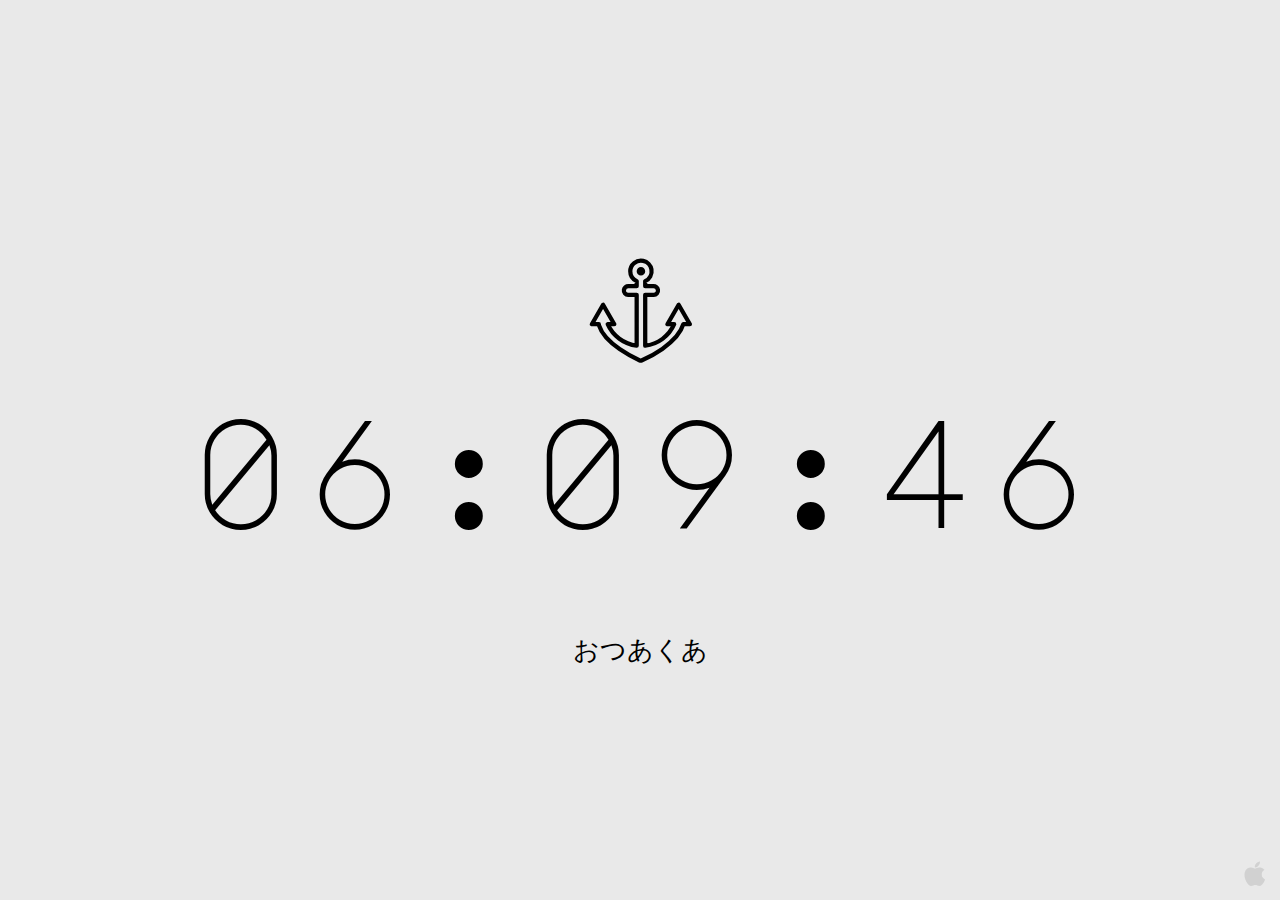
<file: index.html>
<!DOCTYPE html>
<html lang="zh-cmn-Hans">

<head>
    <meta charset="UTF-8">
    <meta name="viewport" content="width=device-width, initial-scale=1.0">
    <meta http-equiv="X-UA-Compatible" content="ie=edge">
    <title>New Aqua</title>
    <link rel="stylesheet" href="/css/main.css">
</head>

<body>
    <div class="container">
        <div class="logo">
            <svg xmlns="http://www.w3.org/2000/svg" viewBox="0 0 72 72">
                <g>
                    <path fill="none" stroke="black" stroke-width="2" stroke-linecap="round" stroke-linejoin="round"
                        stroke-miterlimit="10"
                        d="M54.215,34.1095l-5.2701,9.12h3.1702c-2.4101,5.55-7.6001,9.37-13.5801,10.07v-23.88h4c1.2053,0,2.1704-1.0684,1.9747-2.3241 c-0.154-0.9877-1.0771-1.6759-2.0766-1.6759H38.535v-2.41c2.0104-0.891,3.3423-3.0605,2.9227-5.4805 c-0.3413-1.9684-1.8948-3.5908-3.8506-3.9978c-3.2277-0.6717-6.0721,1.7782-6.0721,4.8883c0,2.05,1.24,3.81,3,4.59v2.41h-3.898 c-0.9996,0-1.9227,0.6882-2.0766,1.6759c-0.1958,1.2557,0.7694,2.3241,1.9746,2.3241h4v23.88 c-5.9299-0.71-11.1699-4.56-13.58-10.07h3.1001l-5.2701-9.12l-5.27,9.12h3.28c0,0.24,0.0541,0.4652,0.13,0.71 c2.6723,8.6078,16.5632,15.1685,19.0988,16.3038c0.2569,0.1151,0.5388,0.1164,0.7966,0.0034 c2.5781-1.1294,16.8623-7.7541,19.5846-17.0172h3.08L54.215,34.1095z M36.535,17.4195c0.5501,0,1,0.45,1,1c0,0.55-0.4499,1-1,1 c-0.55,0-1-0.45-1-1C35.535,17.8695,35.985,17.4195,36.535,17.4195z" />
                </g>
            </svg>
        </div>
        <div class="time">
            <span>&nbsp;&nbsp;:&nbsp;&nbsp;:&nbsp;&nbsp;</span>
        </div>
        <div class="rua">
            <span>A.M.T</span>
        </div>
        <div class="settings">
            <svg xmlns="http://www.w3.org/2000/svg" viewBox="0 0 170 170">
                <path
                    d="m150.37 130.25c-2.45 5.66-5.35 10.87-8.71 15.66-4.58 6.53-8.33 11.05-11.22 13.56-4.48 4.12-9.28 6.23-14.42 6.35-3.69 0-8.14-1.05-13.32-3.18-5.197-2.12-9.973-3.17-14.34-3.17-4.58 0-9.492 1.05-14.746 3.17-5.262 2.13-9.501 3.24-12.742 3.35-4.929 0.21-9.842-1.96-14.746-6.52-3.13-2.73-7.045-7.41-11.735-14.04-5.032-7.08-9.169-15.29-12.41-24.65-3.471-10.11-5.211-19.9-5.211-29.378 0-10.857 2.346-20.221 7.045-28.068 3.693-6.303 8.606-11.275 14.755-14.925s12.793-5.51 19.948-5.629c3.915 0 9.049 1.211 15.429 3.591 6.362 2.388 10.447 3.599 12.238 3.599 1.339 0 5.877-1.416 13.57-4.239 7.275-2.618 13.415-3.702 18.445-3.275 13.63 1.1 23.87 6.473 30.68 16.153-12.19 7.386-18.22 17.731-18.1 31.002 0.11 10.337 3.86 18.939 11.23 25.769 3.34 3.17 7.07 5.62 11.22 7.36-0.9 2.61-1.85 5.11-2.86 7.51zm-31.26-123.01c0 8.1021-2.96 15.667-8.86 22.669-7.12 8.324-15.732 13.134-25.071 12.375-0.119-0.972-0.188-1.995-0.188-3.07 0-7.778 3.386-16.102 9.399-22.908 3.002-3.446 6.82-6.3113 11.45-8.597 4.62-2.2516 8.99-3.4968 13.1-3.71 0.12 1.0831 0.17 2.1663 0.17 3.2409z" />
            </svg>
        </div>
    </div>
    <script src="/js/main.js"></script>
</body>

</html>
</file>
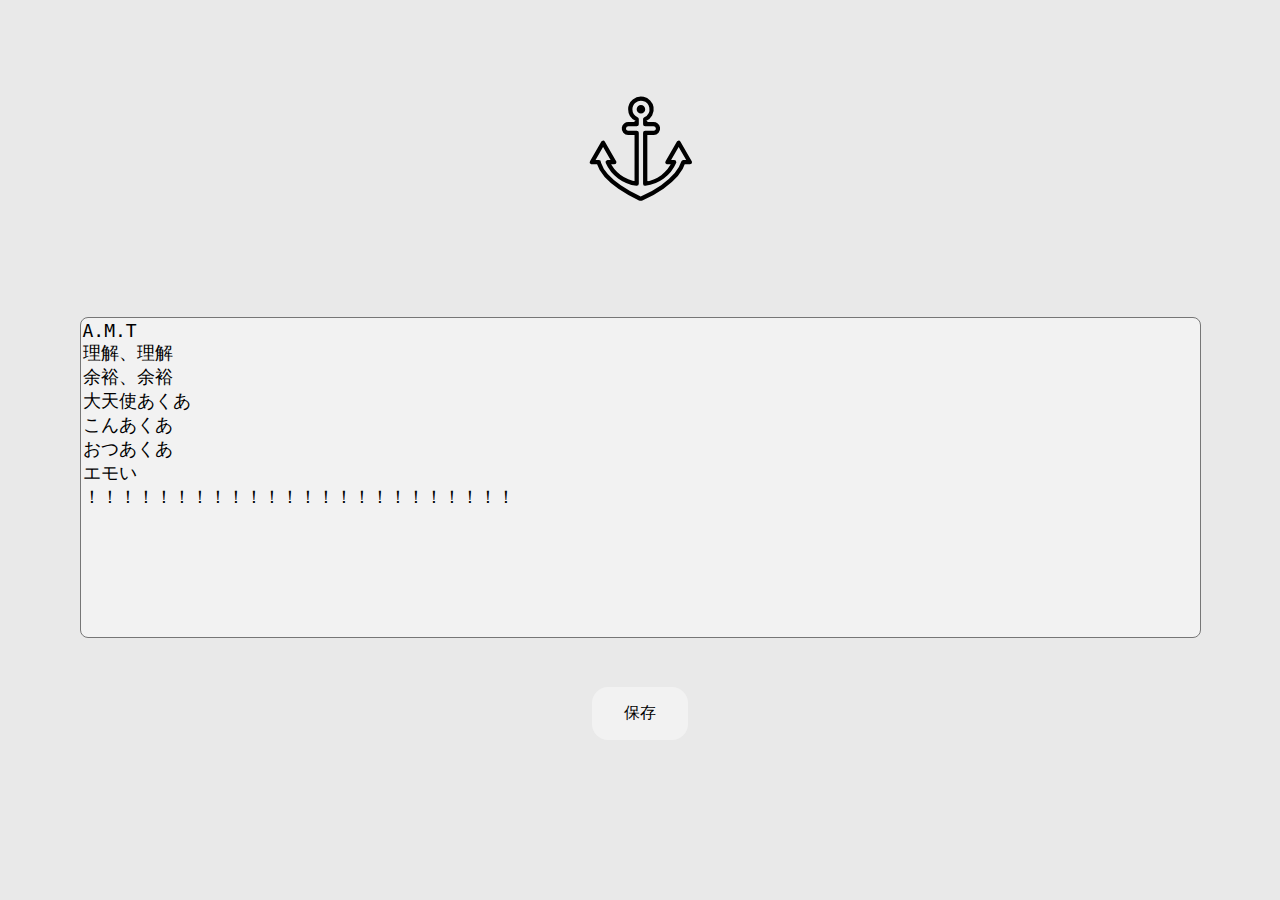
<file: settings.html>
<!DOCTYPE html>
<html lang="zh-cmn-Hans">

<head>
    <meta charset="UTF-8">
    <meta name="viewport" content="width=device-width, initial-scale=1.0">
    <meta http-equiv="X-UA-Compatible" content="ie=edge">
    <title>Settings</title>
    <link rel="stylesheet" href="/css/settings.css">
</head>

<body>
    <div class="container">
        <div class="logo">
            <svg xmlns="http://www.w3.org/2000/svg" viewBox="0 0 72 72">
                <g>
                    <path fill="none" stroke="black" stroke-width="2" stroke-linecap="round" stroke-linejoin="round"
                        stroke-miterlimit="10"
                        d="M54.215,34.1095l-5.2701,9.12h3.1702c-2.4101,5.55-7.6001,9.37-13.5801,10.07v-23.88h4c1.2053,0,2.1704-1.0684,1.9747-2.3241 c-0.154-0.9877-1.0771-1.6759-2.0766-1.6759H38.535v-2.41c2.0104-0.891,3.3423-3.0605,2.9227-5.4805 c-0.3413-1.9684-1.8948-3.5908-3.8506-3.9978c-3.2277-0.6717-6.0721,1.7782-6.0721,4.8883c0,2.05,1.24,3.81,3,4.59v2.41h-3.898 c-0.9996,0-1.9227,0.6882-2.0766,1.6759c-0.1958,1.2557,0.7694,2.3241,1.9746,2.3241h4v23.88 c-5.9299-0.71-11.1699-4.56-13.58-10.07h3.1001l-5.2701-9.12l-5.27,9.12h3.28c0,0.24,0.0541,0.4652,0.13,0.71 c2.6723,8.6078,16.5632,15.1685,19.0988,16.3038c0.2569,0.1151,0.5388,0.1164,0.7966,0.0034 c2.5781-1.1294,16.8623-7.7541,19.5846-17.0172h3.08L54.215,34.1095z M36.535,17.4195c0.5501,0,1,0.45,1,1c0,0.55-0.4499,1-1,1 c-0.55,0-1-0.45-1-1C35.535,17.8695,35.985,17.4195,36.535,17.4195z" />
                </g>
            </svg>
        </div>
        <div class="editor">
            <textarea placeholder="每行一句，支持 HTML 标签" cols="100" rows="15"></textarea>
        </div>
        <div class="button">
            <button>保存</button>
        </div>
    </div>
    <script src="/js/settings.js"></script>
</body>

</html>
</file>
<file: css/main.css>
:root {
    --backgroud-color: rgba(233, 233, 233, 1);
    --font-color: rgba(0, 0, 0, 1);
}

@media (prefers-color-scheme: dark) {
    :root {
        --backgroud-color: rgba(30, 30, 30, 1);
        --font-color: rgba(100, 100, 100, 1);
    }
}

@font-face {
    font-family: MajorMonoDisplay-Regular;
    src: url('/font/MajorMonoDisplay-Regular.ttf');
}

body {
    margin: 0;
    background-color: var(--backgroud-color);
}

.container {
    width: 100vw;
    height: 100vh;
    display: flex;
    flex-direction: column;
    justify-content: center;
}

.container>div {
    text-align: center;
}

.logo>svg {
    width: 12vw;
    animation: transform 5s linear 0s infinite forwards;
    stroke: white;
}

.logo>svg>g>path {
    stroke: var(--font-color);
}

.time>span {
    font-size: 12vw;
    color: var(--font-color);
    font-family: 'MajorMonoDisplay-Regular'
}

.rua {
    margin-top: 10vh;
}

.rua>span {
    font-size: 2vw;
    color: var(--font-color)
}

.settings {
    position: fixed;
    bottom: 1vh;
    right: 1vw;
}

.settings>svg {
    stroke: var(--font-color);
    fill: var(--font-color);
    fill-opacity: 0.1;
    stroke-opacity: 0.1;
    width: 2vw;
    cursor: pointer;
}

@keyframes transform {
    0% {
        -webkit-transform: rotate(0deg);
        -webkit-transform-origin: center 25%;
        -ms-transform: rotate(0deg);
        -ms-transform-origin: center 25%;
        transform-origin: center 25%;
        transform: rotate(0deg);
    }

    25% {
        -webkit-transform: rotate(25deg);
        -webkit-transform-origin: center 25%;
        -ms-transform: rotate(25deg);
        -ms-transform-origin: center 25%;
        transform-origin: center 25%;
        transform: rotate(25deg);
    }

    50% {
        -webkit-transform: rotate(0deg);
        -webkit-transform-origin: center 25%;
        -ms-transform: rotate(0deg);
        -ms-transform-origin: center 25%;
        transform-origin: center 25%;
        transform: rotate(0deg);
    }

    75% {
        -webkit-transform: rotate(-25deg);
        -webkit-transform-origin: center 25%;
        -ms-transform: rotate(-25deg);
        -ms-transform-origin: center 25%;
        transform-origin: center 25%;
        transform: rotate(-25deg);
    }

    100% {
        -webkit-transform: rotate(0deg);
        -webkit-transform-origin: center 25%;
        -ms-transform: rotate(0deg);
        -ms-transform-origin: center 25%;
        transform-origin: center 25%;
        transform: rotate(0deg);
    }
}
</file>
<file: css/settings.css>
:root {
    --backgroud-color: rgba(233, 233, 233, 1);
    --textarea-color: rgba(242, 242, 242, 1);
    --hover-color: rgba(250, 250, 250, 1);
    --font-color: rgba(0, 0, 0, 1);
}

@media (prefers-color-scheme: dark) {
    :root {
        --backgroud-color: rgba(30, 30, 30, 1);
        --textarea-color: rgb(50, 50, 50);
        --hover-color: rgba(60, 60, 60, 1);
        --font-color: rgba(100, 100, 100, 1);
    }
}

body {
    margin: 0;
    background-color: var(--backgroud-color);
}

.container {
    width: 100vw;
    height: 100vh;
    display: flex;
    flex-direction: column;
    justify-content: center;
}

.container>div {
    text-align: center;
}

.logo>svg {
    position: relative;
    bottom: 10vh;
    width: 12vw;
    animation: transform 5s linear 0s infinite forwards;
    stroke: white;
}

.logo>svg>g>path {
    stroke: var(--font-color);
}

.editor>textarea {
    resize: none;
    background-color: var(--textarea-color);
    border-radius: 0.5rem;
    font-size: 2vh;
    color: var(--font-color);
}

.editor>textarea::-webkit-input-placeholder {
    color: var(--font-color);
    opacity: 0.5;
}

.editor>textarea::-mos-input-placeholder {
    color: var(--font-color);
    opacity: 0.5;
}

.editor>textarea::-ms-input-placeholder {
    color: var(--font-color);
    opacity: 0.5;
}

.button {
    margin-top: 5vh;
}

.button>button {
    background-color: var(--textarea-color);
    border: none;
    color: var(--font-color);
    padding: 1rem 2rem;
    text-align: center;
    text-decoration: none;
    display: inline-block;
    font-size: 1rem;
    cursor: pointer;
    border-radius: 1rem;
}

.button>button:hover {
    background-color: var(--hover-color);
}
</file>
